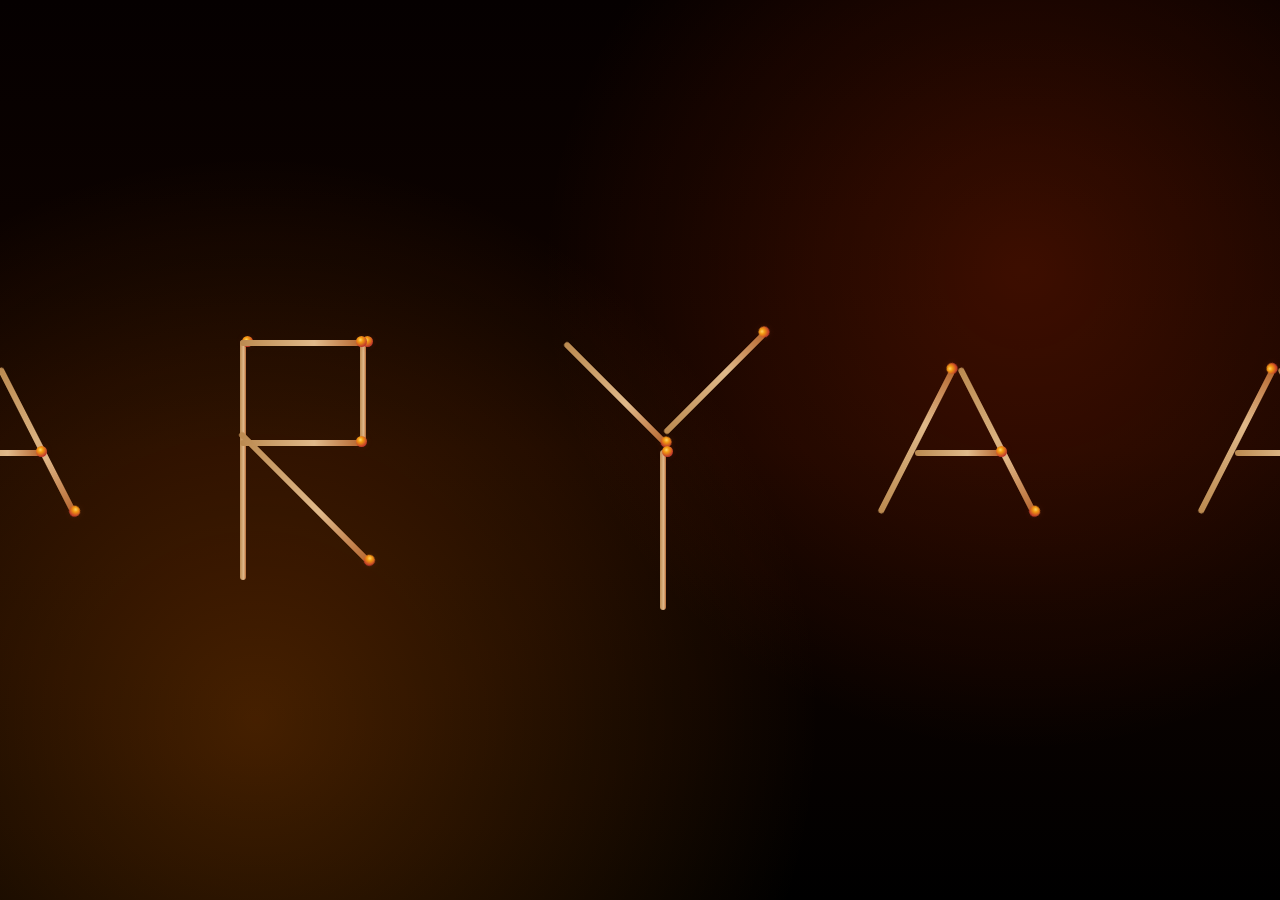
<file: index.html>
<!DOCTYPE html>
<html lang="en">
<head>
  <meta charset="utf-8" />
  <title>ARYAA — Matchstick Animation</title>
  <link rel="stylesheet" href="matchsticks.css" />
</head>
<body>

  <div class="word">

    <div class="letter a">
      <div class="match left"></div>
      <div class="match right"></div>
      <div class="match center"></div>
    </div>

    <div class="letter r">
      <div class="match left-vertical"></div>
      <div class="match right-vertical"></div>
      <div class="match top"></div>
      <div class="match middle"></div>
      <div class="match leg"></div>
    </div>

    <div class="letter y">
      <div class="match left-diag"></div>
      <div class="match right-diag"></div>
      <div class="match stem"></div>
    </div>

    <div class="letter a2">
      <div class="match left"></div>
      <div class="match right"></div>
      <div class="match center"></div>
    </div>

    <div class="letter a3">
      <div class="match left"></div>
      <div class="match right"></div>
      <div class="match center"></div>
    </div>

  </div>

</body>
</html>
</file>
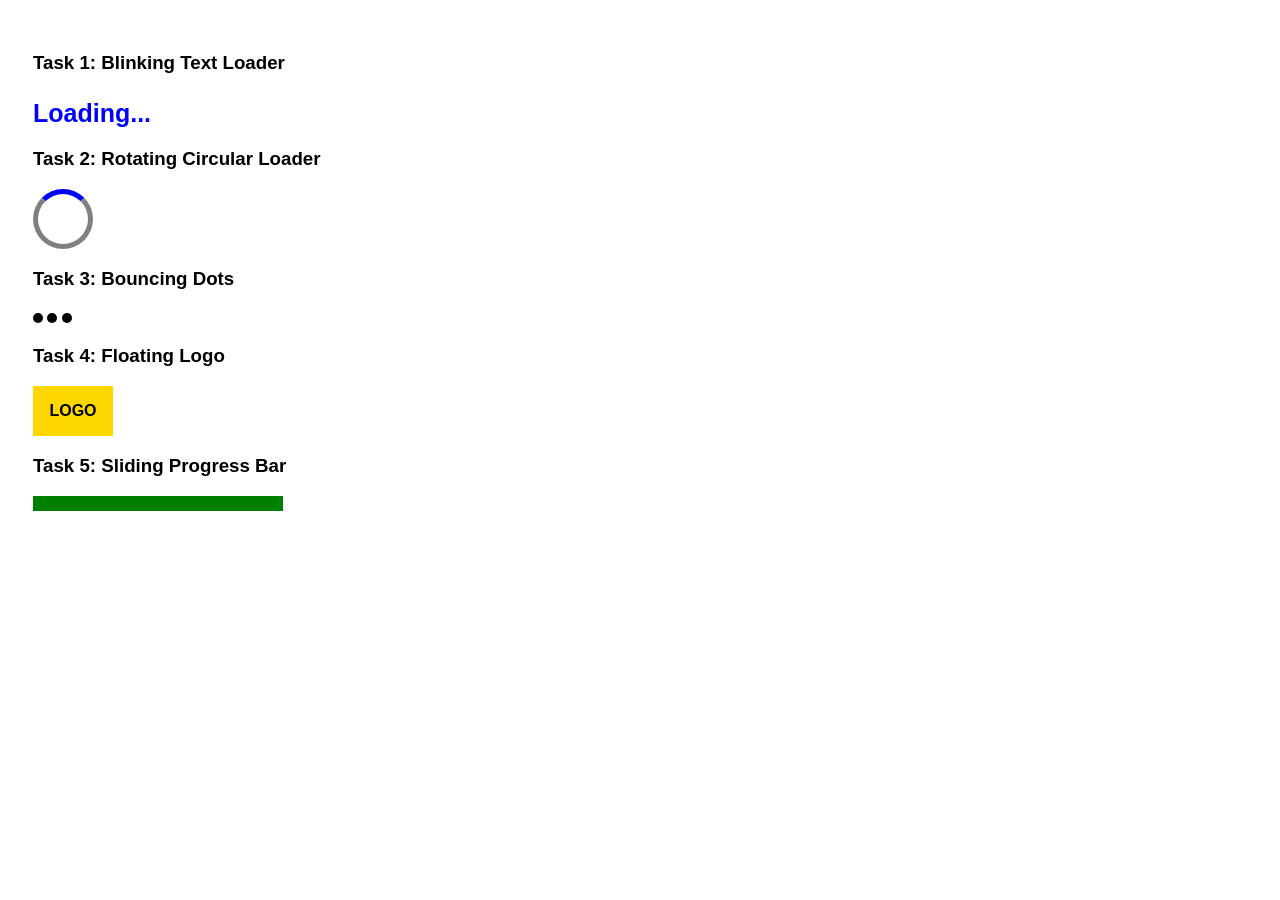
<file: keyframe.html>
<!DOCTYPE html>
<html>
<head>
<title>Keyframe</title>
<style>

body{
  font-family: Arial;
  padding: 25px;
}

h2{
  margin-top: 25px;
}

.blink{
  font-size:25px;
  font-weight:bold;
  color:blue;
  animation: blink 1s infinite;
}

@keyframes blink{
  0%{ opacity:1; }
  50%{ opacity:0; }
  100%{ opacity:1; }
}

.loader{
  width:50px;
  height:50px;
  border:5px solid gray;
  border-top:5px solid blue;
  border-radius:50%;
  animation: spin 1s linear infinite;
}

@keyframes spin{
  from{ transform: rotate(0deg); }
  to{ transform: rotate(360deg); }
}

.dots span{
  width:10px;
  height:10px;
  background:black;
  border-radius:50%;
  display:inline-block;
  animation: bounce 0.6s infinite alternate;
}

.dots span:nth-child(2){ animation-delay:0.2s; }
.dots span:nth-child(3){ animation-delay:0.4s; }

@keyframes bounce{
  from{ transform: translateY(0); }
  to{ transform: translateY(-10px); }
}

.logo{
  width:80px;
  height:50px;
  background:gold;
  display:flex;
  align-items:center;
  justify-content:center;
  font-weight:bold;
  animation: float 1.5s infinite alternate;
}

@keyframes float{
  from{ transform: translateY(0); }
  to{ transform: translateY(20px); }
}
.progress{
  width:250px;
  height:15px;
  background:#ddd;
}

.bar{
  height:100%;
  background:green;
  animation: slide 2s infinite alternate;
}

@keyframes slide{
  from{ width:0%; }
  to{ width:100%; }
}

</style>
</head>

<body>
<h3>Task 1: Blinking Text Loader </h3>
<h2 class="blink">Loading...</h2>

<h3>Task 2: Rotating Circular Loader</h3>
<div class="loader"></div>

<h3>Task 3: Bouncing Dots</h3>
<div class="dots">
  <span></span>
  <span></span>
  <span></span>
</div>

<h3>Task 4: Floating Logo</h3>
<div class="logo">LOGO</div>

<h3>Task 5: Sliding Progress Bar</h3>
<div class="progress">
  <div class="bar"></div>
</div>

</body>
</html>
</file>
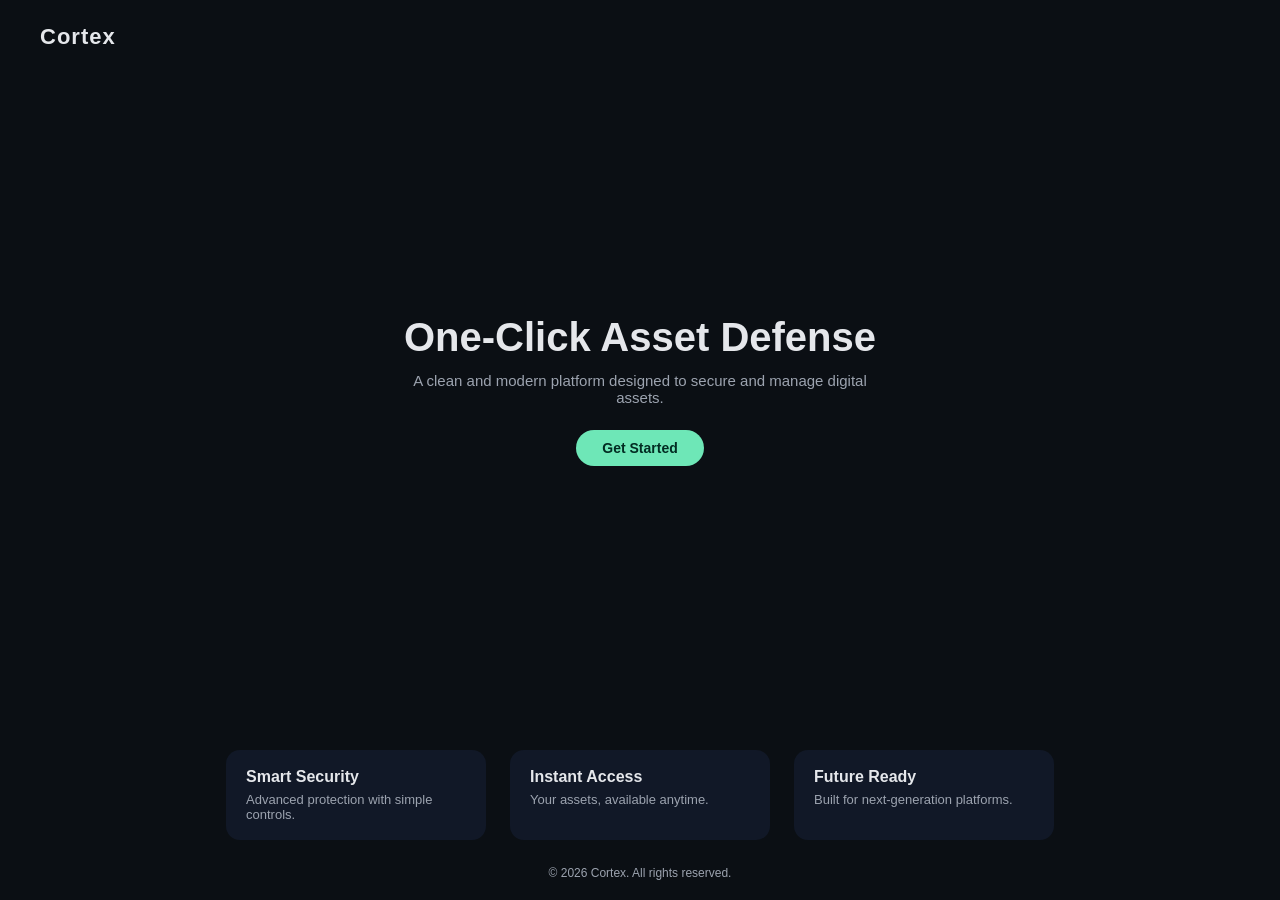
<file: page.html>
<!DOCTYPE html>
<html lang="en">
<head>
  <meta charset="UTF-8">
  <title>Cortex</title>

  <style>
    :root {
      --bg-color: #0b0f14;
      --card-bg: #111827;
      --text-color: #e5e7eb;
      --muted-text: #9ca3af;
      --button-bg: #6ee7b7;
      --button-text: #022c22;
    }

    body.light {
      --bg-color: #f9fafb;
      --card-bg: #ffffff;
      --text-color: #111827;
      --muted-text: #4b5563;
      --button-bg: #111827;
      --button-text: #ffffff;
    }

    * {
      margin: 0;
      padding: 0;
      box-sizing: border-box;
      font-family: Arial, Helvetica, sans-serif;
    }

    body {
      background: var(--bg-color);
      color: var(--text-color);
      min-height: 100vh;
    }

    .site-header {
      position: absolute;
      top: 24px;
      left: 40px;
    }

    .logo {
      font-size: 22px;
      font-weight: 700;
      letter-spacing: 1px;
    }

    .hero {
      height: 100vh;
      display: flex;
      flex-direction: column;
      align-items: center;
      justify-content: center;
      text-align: center;
      padding-bottom: 120px;
    }

    .hero h1 {
      font-size: 40px;
      margin-bottom: 12px;
    }

    .hero p {
      font-size: 15px;
      color: var(--muted-text);
      max-width: 480px;
      margin-bottom: 24px;
    }

    .btn {
      padding: 10px 26px;
      border-radius: 999px;
      background: var(--button-bg);
      color: var(--button-text);
      border: none;
      cursor: pointer;
      font-size: 14px;
      font-weight: 600;
    }

    .features {
      position: absolute;
      bottom: 60px;
      width: 100%;
      display: flex;
      justify-content: center;
      gap: 24px;
    }

    .card {
      background: var(--card-bg);
      padding: 18px 20px;
      width: 260px;
      border-radius: 14px;
    }

    .card h3 {
      font-size: 16px;
      margin-bottom: 6px;
    }

    .card p {
      font-size: 13px;
      color: var(--muted-text);
    }

    footer {
      position: absolute;
      bottom: 20px;
      width: 100%;
      text-align: center;
      font-size: 12px;
      color: var(--muted-text);
    }
  </style>
</head>

<body>

  <header class="site-header">
    <div class="logo">Cortex</div>
  </header>

  <section class="hero">
    <h1>One-Click Asset Defense</h1>
    <p>A clean and modern platform designed to secure and manage digital assets.</p>
    <button class="btn" onclick="toggleTheme()">Get Started</button>
  </section>

  <section class="features">
    <div class="card">
      <h3>Smart Security</h3>
      <p>Advanced protection with simple controls.</p>
    </div>

    <div class="card">
      <h3>Instant Access</h3>
      <p>Your assets, available anytime.</p>
    </div>

    <div class="card">
      <h3>Future Ready</h3>
      <p>Built for next-generation platforms.</p>
    </div>
  </section>

  <footer>
    © 2026 Cortex. All rights reserved.
  </footer>

  <script>
    function toggleTheme() {
      document.body.classList.toggle("light");
    }
  </script>

</body>
</html>
</file>
<file: matchsticks.css>
* { box-sizing: border-box; }

body {
  margin: 0;
  min-height: 100vh;
  display: flex;
  align-items: center;
  justify-content: center;
  font-family: system-ui, -apple-system, "Segoe UI", Roboto, "Helvetica Neue", Arial;

  background:
    radial-gradient(circle at 20% 80%, rgba(255,120,0,0.25), transparent 45%),
    radial-gradient(circle at 80% 30%, rgba(255,60,0,0.2), transparent 40%),
    linear-gradient(180deg, #050000 0%, #120400 50%, #000 100%);

  overflow: hidden;
}



.word {
  display: flex;
  gap: 80px;               
  align-items: center;
  padding: 40px;
}

.letter {
  position: relative;
  width: 240px;
  height: 320px;
  --delay: 0s;
}

.letter .match {
  position: absolute;
  height: 6px;
  border-radius: 4px;
  transform-origin: left center;
  background: linear-gradient(
    to right,
    #bb8a50 0%,
    #e0b98a 62%,
    #b86a33 100%
  );

  animation-duration: 1.8s;
  animation-timing-function: cubic-bezier(.2,.9,.2,1);
  animation-fill-mode: forwards;
  animation-delay: var(--delay);
}

.letter .match::after {
  content: "";
  position: absolute;
  right: -7px;           
  top: -4px;
  width: 11px;
  height: 11px;
  border-radius: 50%;
  background: radial-gradient(circle at 40% 35%, #ffd66b 0%, #f39c12 25%, #c0392b 70%);
  box-shadow: 0 0 6px rgba(200,100,60,0.12);
  pointer-events: none;
}

.letter.a, .letter.a2, .letter.a3 { --delay: 0s; }
.letter.a .left,
.letter.a2 .left,
.letter.a3 .left,
.letter.a .right,
.letter.a2 .right,
.letter.a3 .right {
  width: 160px;
}
.letter.a .center,
.letter.a2 .center,
.letter.a3 .center {
  width: 85px;
}

.letter.a .left,
.letter.a2 .left,
.letter.a3 .left { animation-name: leftA; }
.letter.a .right,
.letter.a2 .right,
.letter.a3 .right { animation-name: rightA; }
.letter.a .center,
.letter.a2 .center,
.letter.a3 .center { animation-name: centerA; }

@keyframes leftA {
  0% {
    transform: translate(-90px, -60px) rotate(20deg);
  }
  100% {
    transform: translate(40px, 220px) rotate(-63deg);
  }
}
@keyframes rightA {
  0% {
    transform: translate(120px, -100px) rotate(-15deg);
  }
  100% {
    transform: translate(120px, 75px) rotate(63deg);
  }
}
@keyframes centerA {
  0% {
    transform: translate(0px, -140px) rotate(0deg);
  }
  100% {
    transform: translate(75px, 160px) rotate(0deg);
  }
}

.letter.a2 { --delay: 0.12s; }
.letter.a3 { --delay: 0.24s; }
.letter.r { --delay: 0.18s; }

.letter.r .left-vertical { width: 6px; height: 240px; }
.letter.r .right-vertical { width: 6px; height: 100px; }
.letter.r .top { width: 120px; height: 6px; }
.letter.r .middle { width: 120px; height: 6px; }
.letter.r .leg { width: 180px; height: 6px; }

.letter.r .left-vertical { animation-name: leftV; }
.letter.r .right-vertical { animation-name: rightV; }
.letter.r .top { animation-name: topH; }
.letter.r .middle { animation-name: midH; }
.letter.r .leg { animation-name: legR; }

@keyframes leftV {
  0% { transform: translate(-80px, -30px) rotate(10deg); }
  100% { transform: translate(40px, 50px) rotate(0deg); }   
}
@keyframes rightV {
  0% { transform: translate(90px, -80px) rotate(-5deg); }
  100% { transform: translate(160px, 50px) rotate(0deg); }   
}
@keyframes topH {
  0% { transform: translate(-40px, -20px) rotate(0deg); }
  100% { transform: translate(40px, 50px) rotate(0deg); }    
}
@keyframes midH {
  0% { transform: translate(-10px, 40px) rotate(0deg); }
  100% { transform: translate(40px, 150px) rotate(0deg); }   
}
@keyframes legR {
  0% { transform: translate(60px, 120px) rotate(0deg); }
  100% { transform: translate(40px, 140px) rotate(45deg); }  
}

.letter.y { --delay: 0.36s; }
.letter.y .left-diag, .letter.y .right-diag { width: 140px; height: 6px; }
.letter.y .stem { width: 6px; height: 160px; }

.letter.y .left-diag { animation-name: leftD; }
.letter.y .right-diag { animation-name: rightD; }
.letter.y .stem { animation-name: stemY; }

@keyframes leftD {
  0% { transform: translate(-120px, -60px) rotate(-10deg); }
  100% { transform: translate(45px, 50px) rotate(45deg); }     
}
@keyframes rightD {
  0% { transform: translate(120px, -80px) rotate(10deg); }
  100% { transform: translate(145px, 140px) rotate(-45deg); }   
}
@keyframes stemY {
  0% { transform: translate(0px, -20px) rotate(0deg); }
  100% { transform: translate(140px, 160px) rotate(0deg); }   
}

@media (max-width: 900px) {
  .word { gap: 28px; padding: 20px; }
  .letter { width: 180px; height: 260px; }
  .letter .match { height: 5px; }
}
</file>
